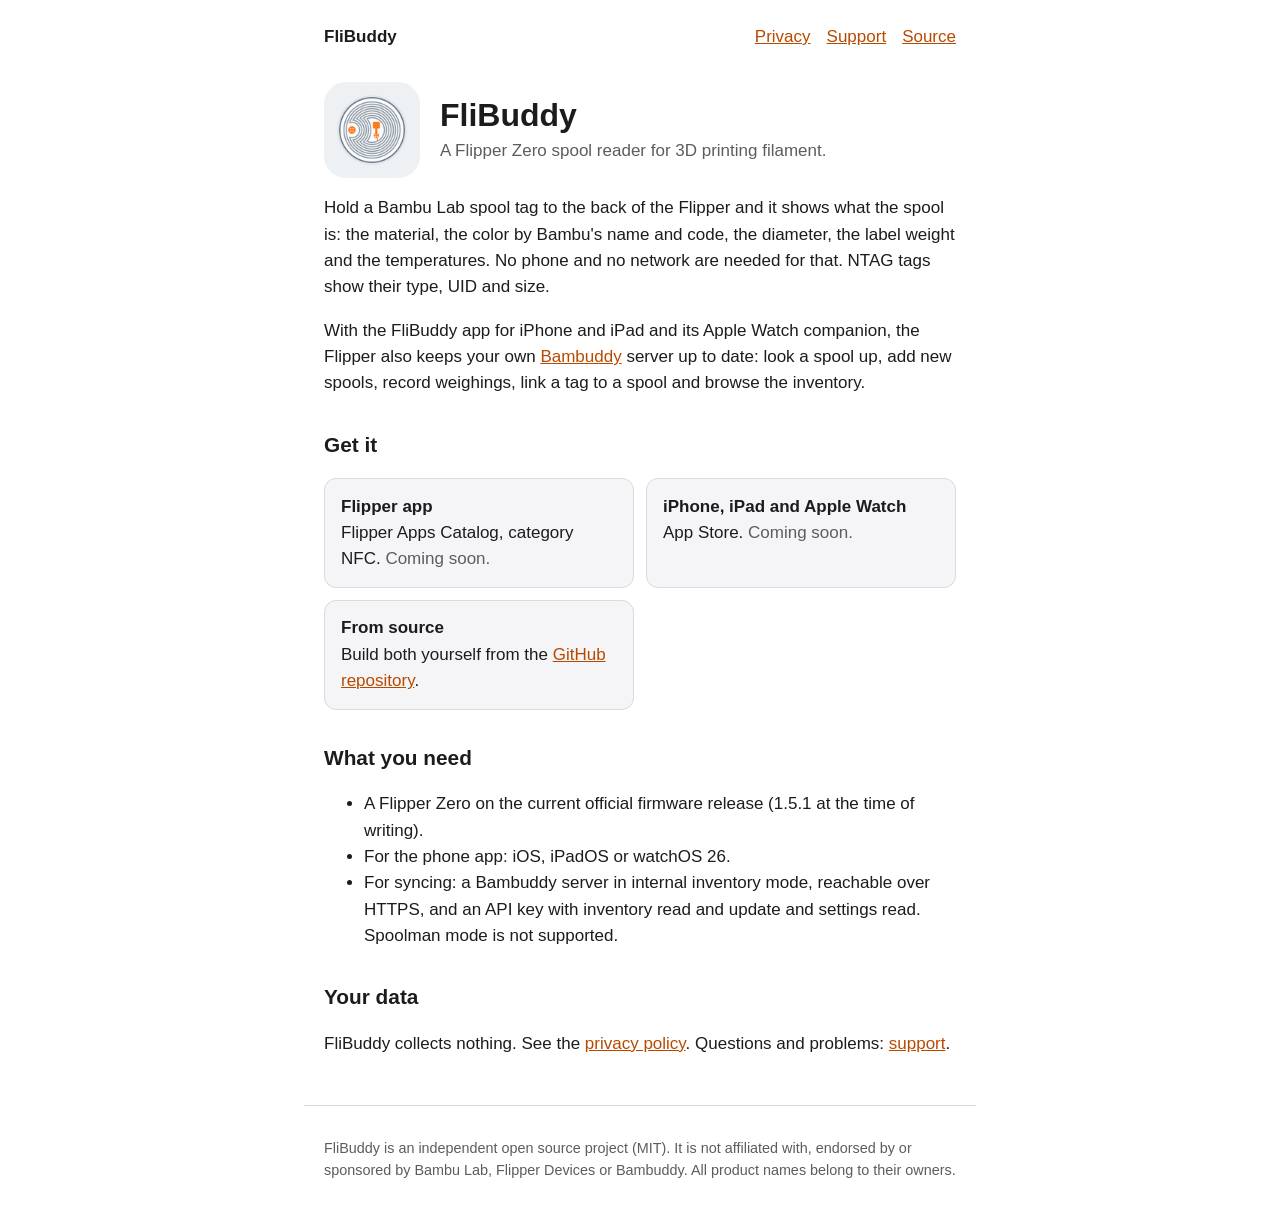
<file: site/index.html>
<!DOCTYPE html>
<html lang="en">
<head>
<meta charset="utf-8">
<meta name="viewport" content="width=device-width, initial-scale=1">
<title>FliBuddy: a Flipper Zero spool reader</title>
<meta name="description" content="Read Bambu Lab and NTAG filament spool tags with a Flipper Zero and keep your Bambuddy inventory current.">
<link rel="icon" href="./icon.png">
<link rel="stylesheet" href="./style.css">
</head>
<body>
<header>
<a class="brand" href="./">FliBuddy</a>
<nav><a href="./privacy/">Privacy</a><a href="./support/">Support</a><a href="https://github.com/sokogen/flipperzero-flibuddy">Source</a></nav>
</header>
<main>
<div class="hero">
<img src="icon.png" alt="FliBuddy app icon" width="96" height="96">
<div>
<h1>FliBuddy</h1>
<p>A Flipper Zero spool reader for 3D printing filament.</p>
</div>
</div>

<p>Hold a Bambu Lab spool tag to the back of the Flipper and it shows what the spool is: the material, the color by Bambu's name and code, the diameter, the label weight and the temperatures. No phone and no network are needed for that. NTAG tags show their type, UID and size.</p>

<p>With the FliBuddy app for iPhone and iPad and its Apple Watch companion, the Flipper also keeps your own <a href="https://github.com/maziggy/bambuddy">Bambuddy</a> server up to date: look a spool up, add new spools, record weighings, link a tag to a spool and browse the inventory.</p>

<h2>Get it</h2>
<ul class="cards">
<li><strong>Flipper app</strong> Flipper Apps Catalog, category NFC. <span class="soon">Coming soon.</span></li>
<li><strong>iPhone, iPad and Apple Watch</strong> App Store. <span class="soon">Coming soon.</span></li>
<li><strong>From source</strong> Build both yourself from the <a href="https://github.com/sokogen/flipperzero-flibuddy">GitHub repository</a>.</li>
</ul>

<h2>What you need</h2>
<ul>
<li>A Flipper Zero on the current official firmware release (1.5.1 at the time of writing).</li>
<li>For the phone app: iOS, iPadOS or watchOS 26.</li>
<li>For syncing: a Bambuddy server in internal inventory mode, reachable over HTTPS, and an API key with inventory read and update and settings read. Spoolman mode is not supported.</li>
</ul>

<h2>Your data</h2>
<p>FliBuddy collects nothing. See the <a href="privacy/">privacy policy</a>. Questions and problems: <a href="support/">support</a>.</p>
</main>
<footer>
<p>FliBuddy is an independent open source project (MIT). It is not affiliated with, endorsed by or sponsored by Bambu Lab, Flipper Devices or Bambuddy. All product names belong to their owners.</p>
</footer>
</body>
</html>
</file>
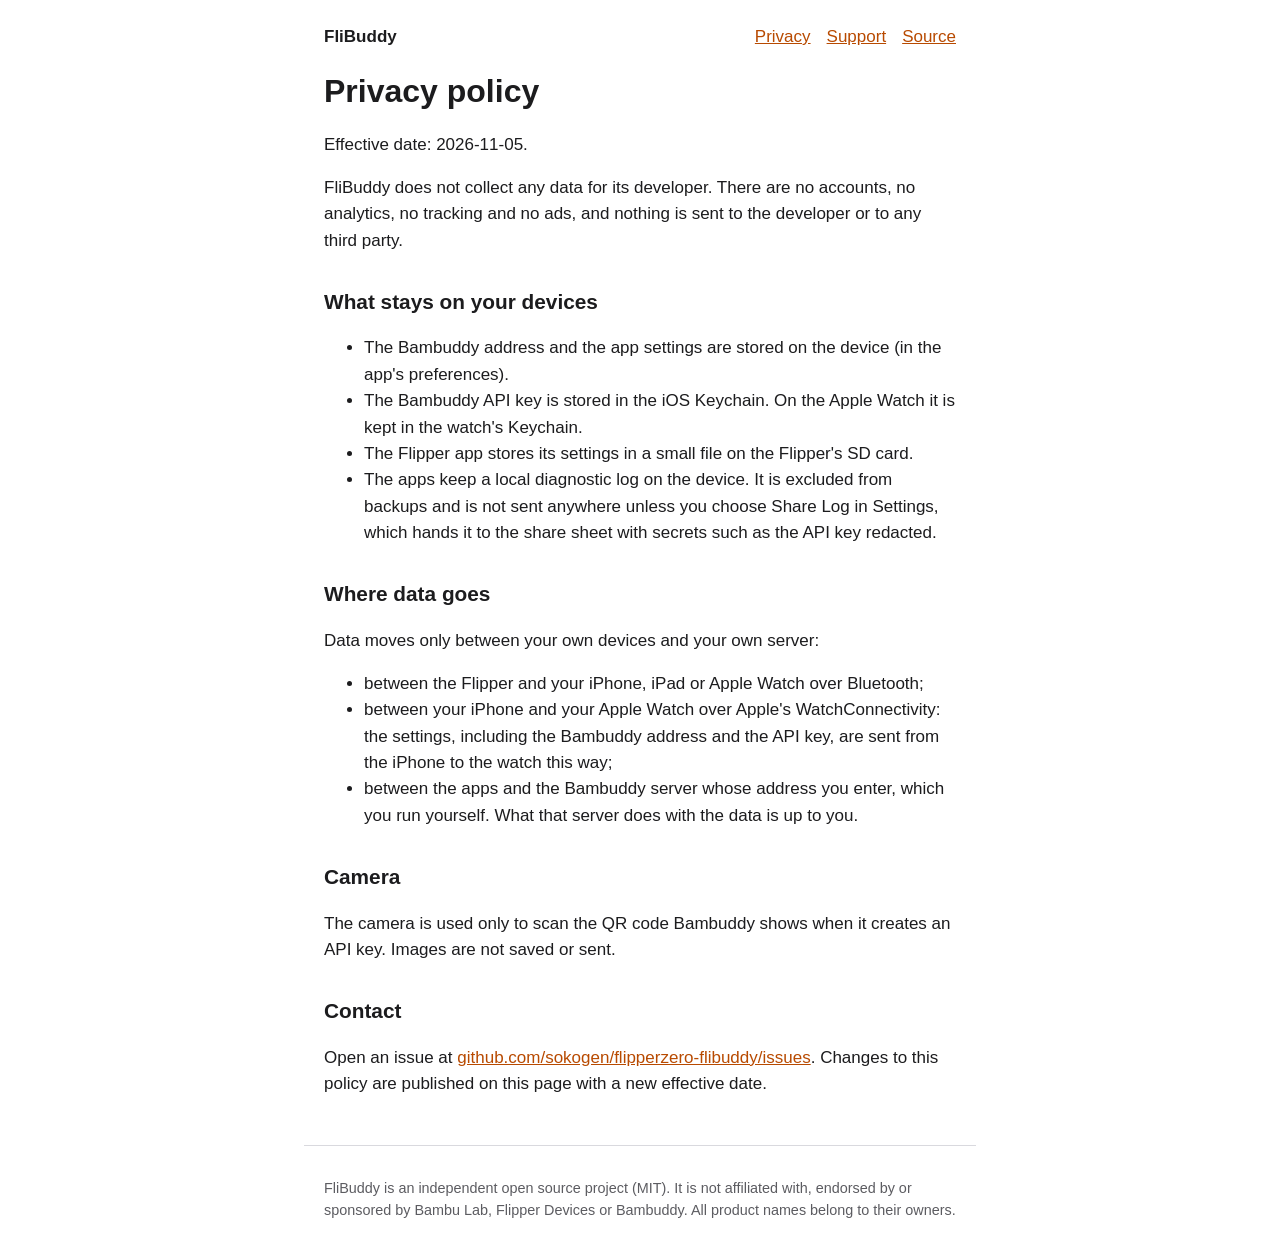
<file: site/privacy/index.html>
<!DOCTYPE html>
<html lang="en">
<head>
<meta charset="utf-8">
<meta name="viewport" content="width=device-width, initial-scale=1">
<title>FliBuddy privacy policy</title>
<meta name="description" content="What data the FliBuddy apps handle: none is collected by the developer.">
<link rel="icon" href="../icon.png">
<link rel="stylesheet" href="../style.css">
</head>
<body>
<header>
<a class="brand" href="../">FliBuddy</a>
<nav><a href="../privacy/">Privacy</a><a href="../support/">Support</a><a href="https://github.com/sokogen/flipperzero-flibuddy">Source</a></nav>
</header>
<main>
<h1>Privacy policy</h1>
<p>Effective date: 2026-11-05.</p>

<p>FliBuddy does not collect any data for its developer. There are no accounts, no analytics, no tracking and no ads, and nothing is sent to the developer or to any third party.</p>

<h2>What stays on your devices</h2>
<ul>
<li>The Bambuddy address and the app settings are stored on the device (in the app's preferences).</li>
<li>The Bambuddy API key is stored in the iOS Keychain. On the Apple Watch it is kept in the watch's Keychain.</li>
<li>The Flipper app stores its settings in a small file on the Flipper's SD card.</li>
<li>The apps keep a local diagnostic log on the device. It is excluded from backups and is not sent anywhere unless you choose Share Log in Settings, which hands it to the share sheet with secrets such as the API key redacted.</li>
</ul>

<h2>Where data goes</h2>
<p>Data moves only between your own devices and your own server:</p>
<ul>
<li>between the Flipper and your iPhone, iPad or Apple Watch over Bluetooth;</li>
<li>between your iPhone and your Apple Watch over Apple's WatchConnectivity: the settings, including the Bambuddy address and the API key, are sent from the iPhone to the watch this way;</li>
<li>between the apps and the Bambuddy server whose address you enter, which you run yourself. What that server does with the data is up to you.</li>
</ul>

<h2>Camera</h2>
<p>The camera is used only to scan the QR code Bambuddy shows when it creates an API key. Images are not saved or sent.</p>

<h2>Contact</h2>
<p>Open an issue at <a href="https://github.com/sokogen/flipperzero-flibuddy/issues">github.com/sokogen/flipperzero-flibuddy/issues</a>. Changes to this policy are published on this page with a new effective date.</p>
</main>
<footer>
<p>FliBuddy is an independent open source project (MIT). It is not affiliated with, endorsed by or sponsored by Bambu Lab, Flipper Devices or Bambuddy. All product names belong to their owners.</p>
</footer>
</body>
</html>
</file>
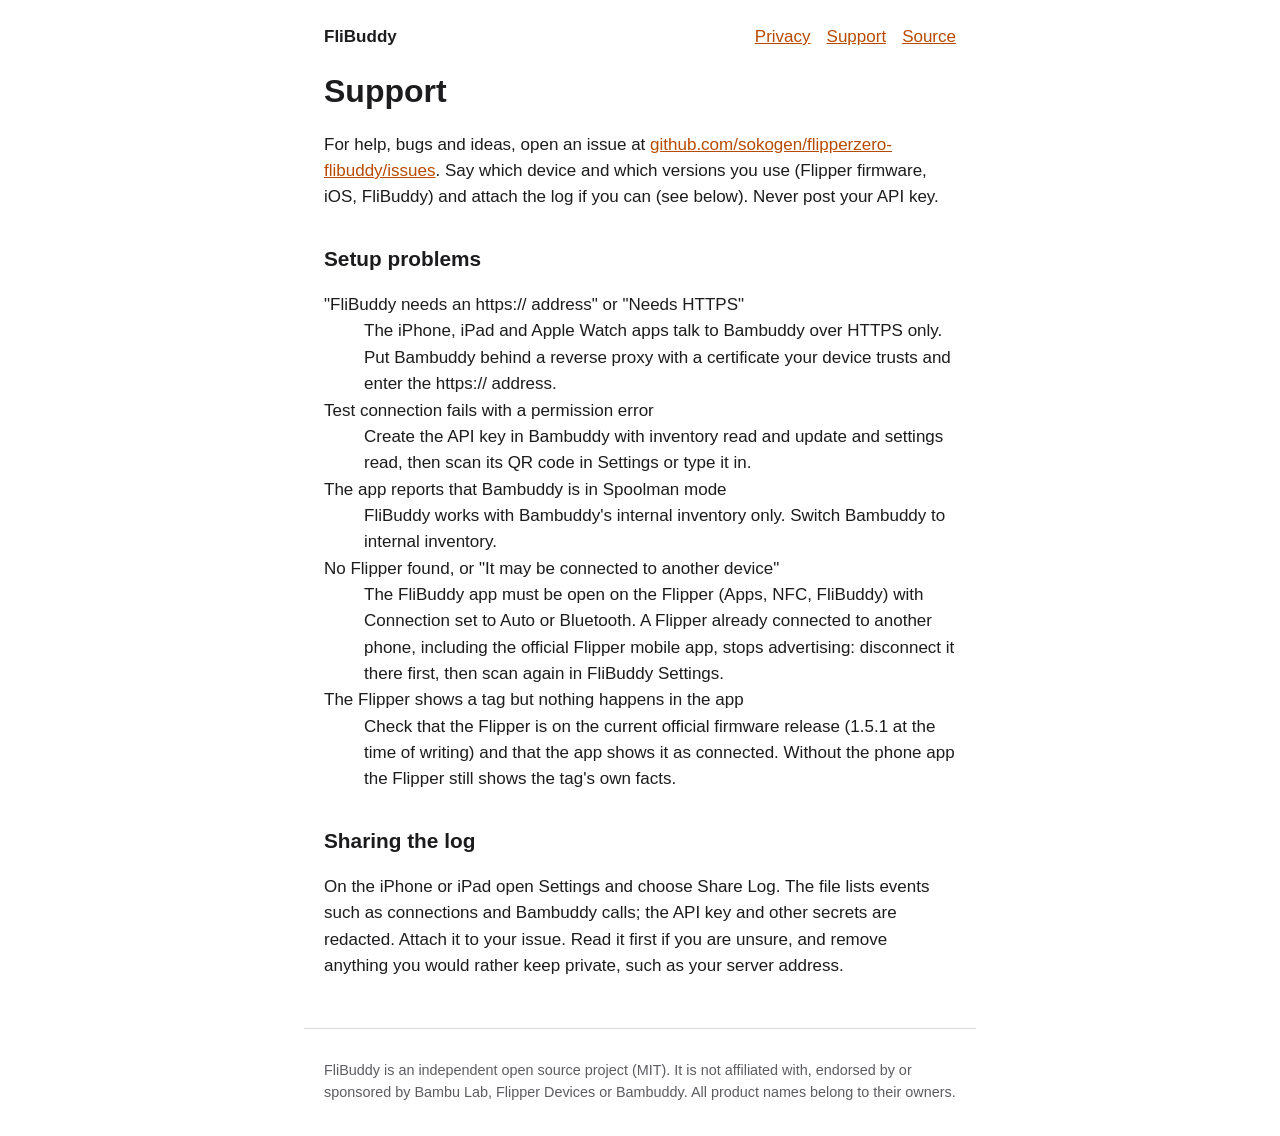
<file: site/support/index.html>
<!DOCTYPE html>
<html lang="en">
<head>
<meta charset="utf-8">
<meta name="viewport" content="width=device-width, initial-scale=1">
<title>FliBuddy support</title>
<meta name="description" content="Help with FliBuddy: common setup problems and how to report an issue.">
<link rel="icon" href="../icon.png">
<link rel="stylesheet" href="../style.css">
</head>
<body>
<header>
<a class="brand" href="../">FliBuddy</a>
<nav><a href="../privacy/">Privacy</a><a href="../support/">Support</a><a href="https://github.com/sokogen/flipperzero-flibuddy">Source</a></nav>
</header>
<main>
<h1>Support</h1>
<p>For help, bugs and ideas, open an issue at <a href="https://github.com/sokogen/flipperzero-flibuddy/issues">github.com/sokogen/flipperzero-flibuddy/issues</a>. Say which device and which versions you use (Flipper firmware, iOS, FliBuddy) and attach the log if you can (see below). Never post your API key.</p>

<h2>Setup problems</h2>
<dl>
<dt>"FliBuddy needs an https:// address" or "Needs HTTPS"</dt>
<dd>The iPhone, iPad and Apple Watch apps talk to Bambuddy over HTTPS only. Put Bambuddy behind a reverse proxy with a certificate your device trusts and enter the https:// address.</dd>
<dt>Test connection fails with a permission error</dt>
<dd>Create the API key in Bambuddy with inventory read and update and settings read, then scan its QR code in Settings or type it in.</dd>
<dt>The app reports that Bambuddy is in Spoolman mode</dt>
<dd>FliBuddy works with Bambuddy's internal inventory only. Switch Bambuddy to internal inventory.</dd>
<dt>No Flipper found, or "It may be connected to another device"</dt>
<dd>The FliBuddy app must be open on the Flipper (Apps, NFC, FliBuddy) with Connection set to Auto or Bluetooth. A Flipper already connected to another phone, including the official Flipper mobile app, stops advertising: disconnect it there first, then scan again in FliBuddy Settings.</dd>
<dt>The Flipper shows a tag but nothing happens in the app</dt>
<dd>Check that the Flipper is on the current official firmware release (1.5.1 at the time of writing) and that the app shows it as connected. Without the phone app the Flipper still shows the tag's own facts.</dd>
</dl>

<h2>Sharing the log</h2>
<p>On the iPhone or iPad open Settings and choose Share Log. The file lists events such as connections and Bambuddy calls; the API key and other secrets are redacted. Attach it to your issue. Read it first if you are unsure, and remove anything you would rather keep private, such as your server address.</p>
</main>
<footer>
<p>FliBuddy is an independent open source project (MIT). It is not affiliated with, endorsed by or sponsored by Bambu Lab, Flipper Devices or Bambuddy. All product names belong to their owners.</p>
</footer>
</body>
</html>
</file>
<file: site/style.css>
:root {
  color-scheme: light dark;
  --bg: #ffffff;
  --fg: #1c1c1e;
  --muted: #5c5c61;
  --accent: #b84a00;
  --line: #d9d9de;
  --card: #f5f5f7;
}
@media (prefers-color-scheme: dark) {
  :root {
    --bg: #111113;
    --fg: #f2f2f4;
    --muted: #a1a1a8;
    --accent: #ff9a4d;
    --line: #2e2e33;
    --card: #1b1b1e;
  }
}
* { box-sizing: border-box; }
body {
  margin: 0;
  background: var(--bg);
  color: var(--fg);
  font: 17px/1.55 -apple-system, BlinkMacSystemFont, "Segoe UI", Helvetica, Arial, sans-serif;
}
main, header, footer { max-width: 42rem; margin: 0 auto; padding: 0 1.25rem; }
header { padding-top: 1.5rem; display: flex; gap: 1rem; flex-wrap: wrap; align-items: baseline; }
header a.brand { font-weight: 700; color: var(--fg); text-decoration: none; margin-right: auto; }
nav a { margin-left: 1rem; }
a { color: var(--accent); }
h1 { font-size: 2rem; line-height: 1.2; }
h2 { margin-top: 2rem; font-size: 1.3rem; }
.hero { display: flex; gap: 1.25rem; align-items: center; margin: 2rem 0 1rem; }
.hero img { width: 96px; height: 96px; border-radius: 22px; flex: none; }
.hero h1 { margin: 0 0 .25rem; }
.hero p { margin: 0; color: var(--muted); }
.cards { display: grid; gap: .75rem; grid-template-columns: repeat(auto-fit, minmax(14rem, 1fr)); padding: 0; list-style: none; }
.cards li { background: var(--card); border: 1px solid var(--line); border-radius: 12px; padding: .9rem 1rem; }
.cards strong { display: block; }
.soon { color: var(--muted); }
footer { margin: 3rem auto 2rem; color: var(--muted); font-size: .9rem; border-top: 1px solid var(--line); padding-top: 1rem; }
code { background: var(--card); padding: .1em .35em; border-radius: 4px; }
</file>
